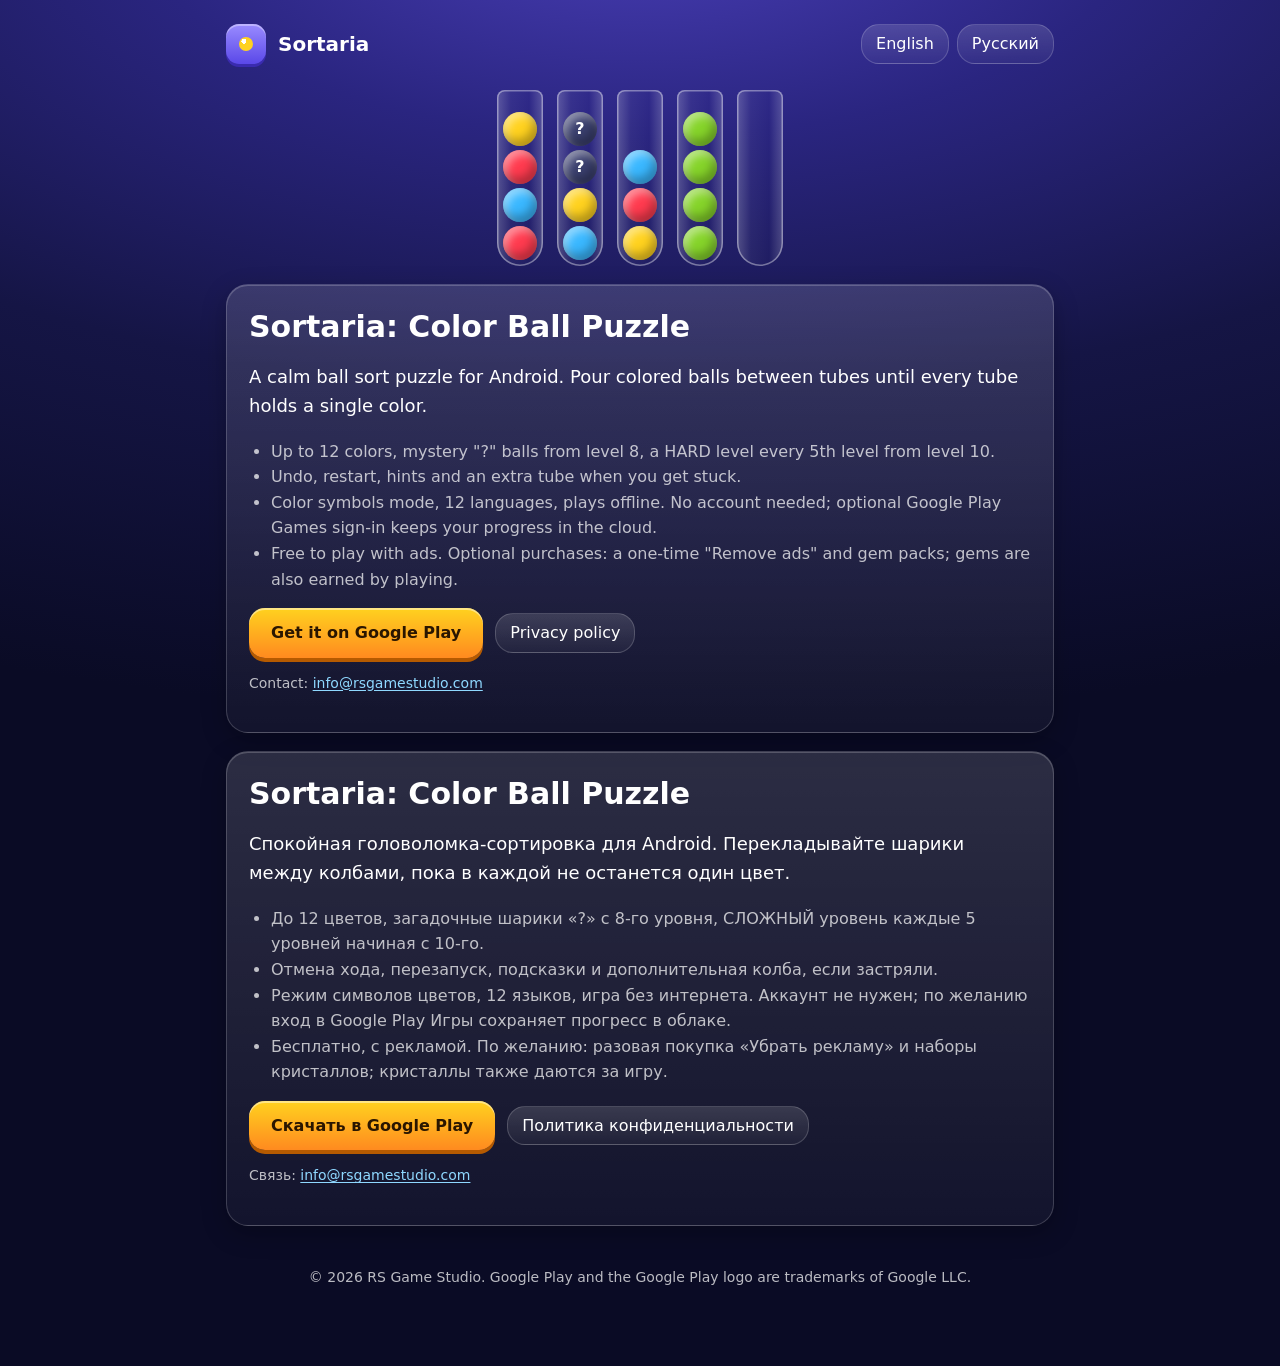
<file: index.html>
<!doctype html>
<html lang="en">
<head>
<meta charset="utf-8">
<meta name="viewport" content="width=device-width, initial-scale=1">
<title>Sortaria: Color Ball Puzzle for Android</title>
<meta name="description" content="Sortaria: pour colored balls between tubes until every tube holds a single color. Offline ball sort puzzle for Android.">
<meta name="theme-color" content="#0a0b25">
<meta name="referrer" content="no-referrer">
<link rel="stylesheet" href="style.css">
</head>
<body>
<div class="wrap">
  <header class="top">
    <a class="brand" href="./"><span class="logo"><i></i></span>Sortaria</a>
    <nav class="lang" aria-label="Language">
      <a href="#en" lang="en">English</a>
      <a href="#ru" lang="ru">Русский</a>
    </nav>
  </header>

  <div class="tubes" aria-hidden="true">
    <div class="tube"><span class="ball c0"></span><span class="ball c2"></span><span class="ball c0"></span><span class="ball c1"></span></div>
    <div class="tube"><span class="ball c2"></span><span class="ball c1"></span><span class="ball q">?</span><span class="ball q">?</span></div>
    <div class="tube"><span class="ball c1"></span><span class="ball c0"></span><span class="ball c2"></span></div>
    <div class="tube"><span class="ball c3"></span><span class="ball c3"></span><span class="ball c3"></span><span class="ball c3"></span></div>
    <div class="tube"></div>
  </div>

  <section class="card" id="en" lang="en">
    <h1>Sortaria: Color Ball Puzzle</h1>
    <p class="lead">A calm ball sort puzzle for Android. Pour colored balls between tubes until every tube holds a single color.</p>
    <ul>
      <li>Up to 12 colors, mystery "?" balls from level 8, a HARD level every 5th level from level 10.</li>
      <li>Undo, restart, hints and an extra tube when you get stuck.</li>
      <li>Color symbols mode, 12 languages, plays offline. No account needed; optional Google Play Games sign-in keeps your progress in the cloud.</li>
      <li>Free to play with ads. Optional purchases: a one-time "Remove ads" and gem packs; gems are also earned by playing.</li>
    </ul>
    <div class="actions">
      <a class="btn" href="https://play.google.com/store/apps/details?id=com.gemashak.colorsort">Get it on Google Play</a>
      <a class="pill" href="privacy.html#en">Privacy policy</a>
    </div>
    <p class="meta">Contact: <a href="mailto:info@rsgamestudio.com">info@rsgamestudio.com</a></p>
  </section>

  <section class="card" id="ru" lang="ru">
    <h1>Sortaria: Color Ball Puzzle</h1>
    <p class="lead">Спокойная головоломка-сортировка для Android. Перекладывайте шарики между колбами, пока в каждой не останется один цвет.</p>
    <ul>
      <li>До 12 цветов, загадочные шарики «?» с 8-го уровня, СЛОЖНЫЙ уровень каждые 5 уровней начиная с 10-го.</li>
      <li>Отмена хода, перезапуск, подсказки и дополнительная колба, если застряли.</li>
      <li>Режим символов цветов, 12 языков, игра без интернета. Аккаунт не нужен; по желанию вход в Google Play Игры сохраняет прогресс в облаке.</li>
      <li>Бесплатно, с рекламой. По желанию: разовая покупка «Убрать рекламу» и наборы кристаллов; кристаллы также даются за игру.</li>
    </ul>
    <div class="actions">
      <a class="btn" href="https://play.google.com/store/apps/details?id=com.gemashak.colorsort">Скачать в Google Play</a>
      <a class="pill" href="privacy.html#ru">Политика конфиденциальности</a>
    </div>
    <p class="meta">Связь: <a href="mailto:info@rsgamestudio.com">info@rsgamestudio.com</a></p>
  </section>

  <footer>
    <p>&copy; 2026 RS Game Studio. Google Play and the Google Play logo are trademarks of Google LLC.</p>
  </footer>
</div>
</body>
</html>
</file>
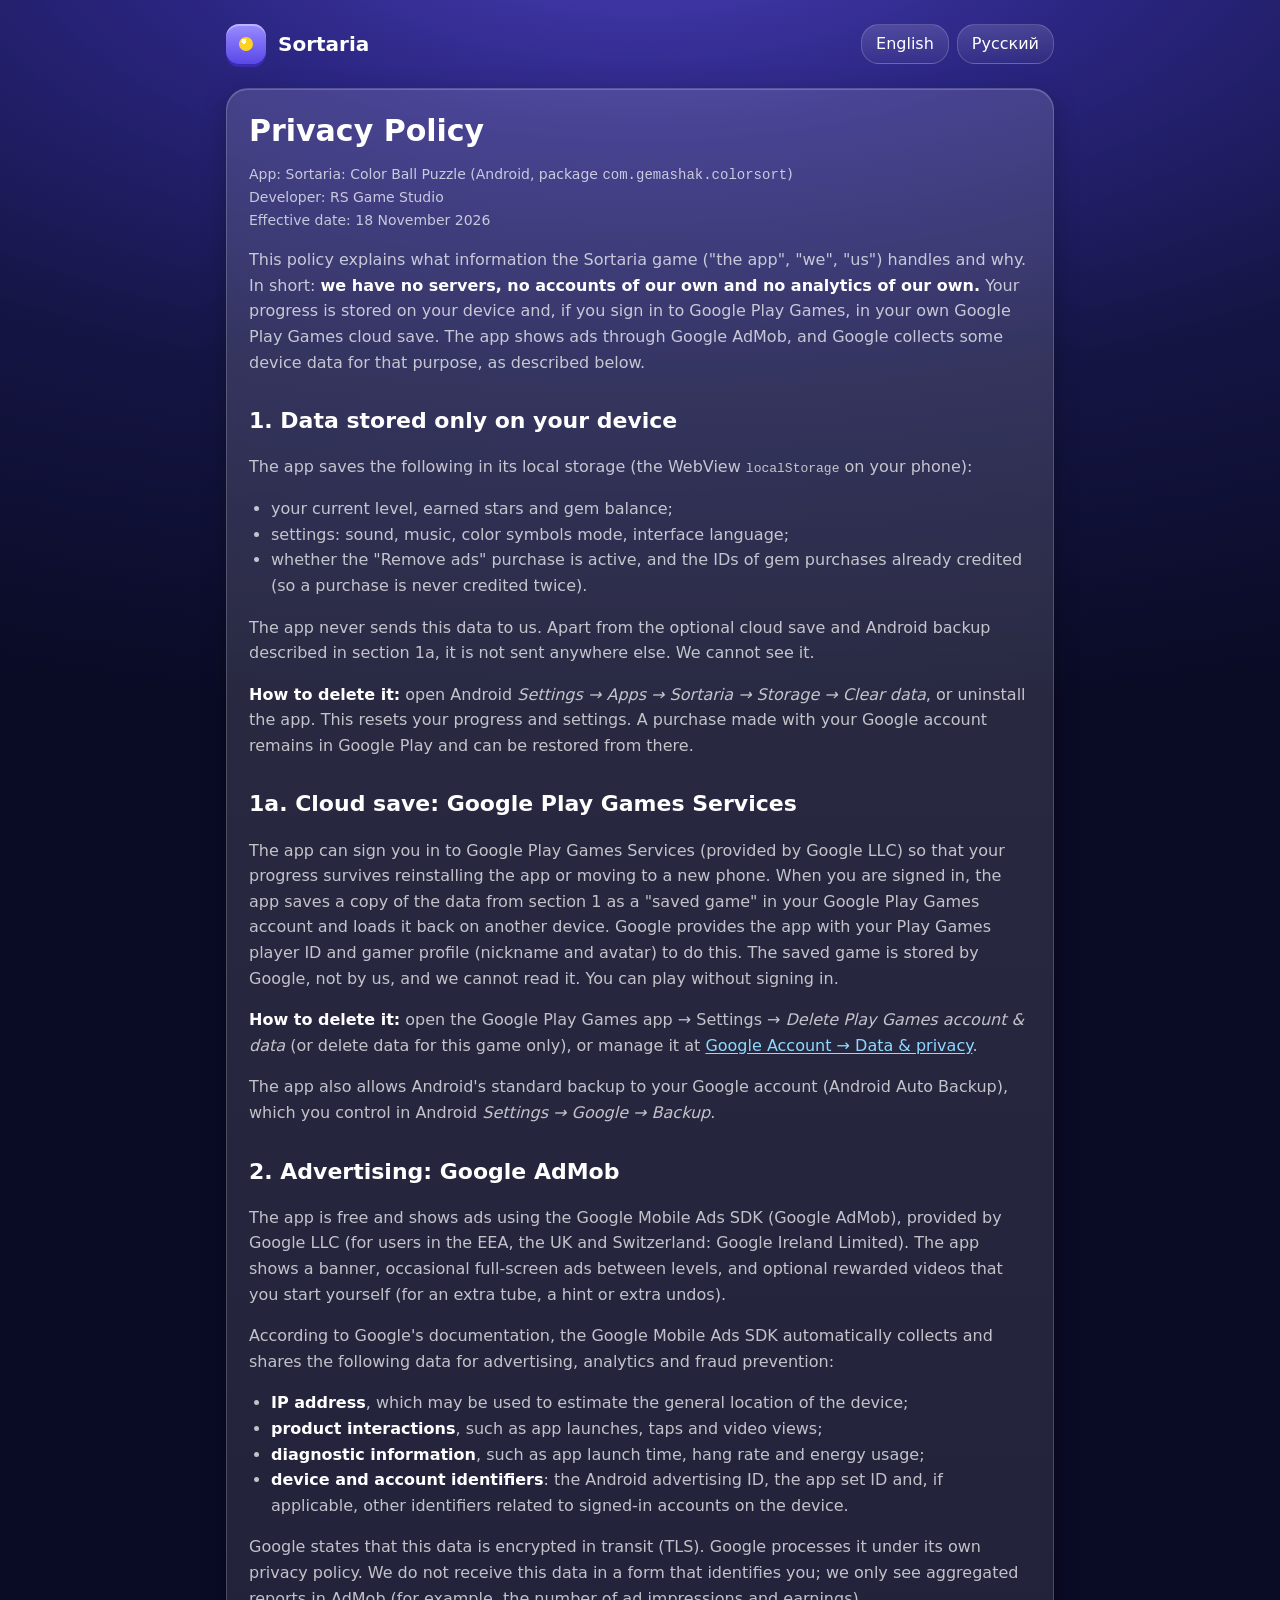
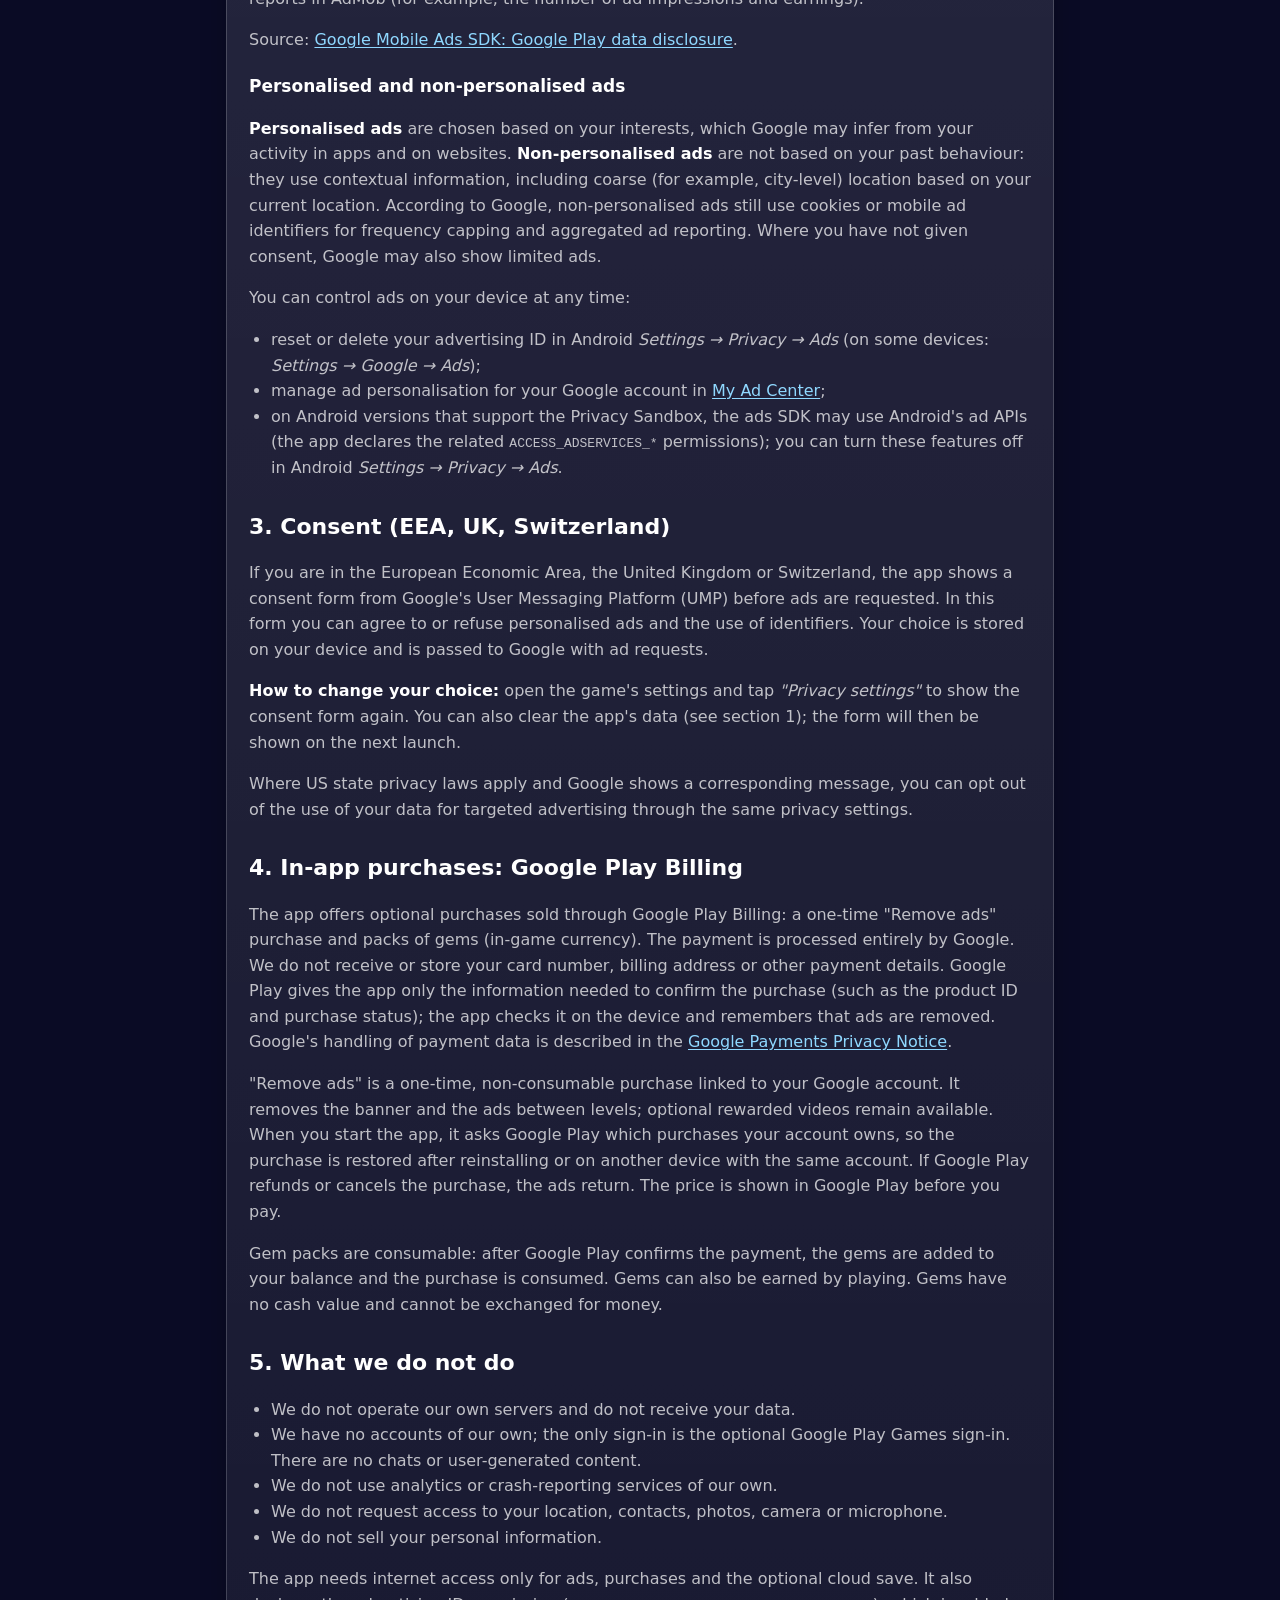
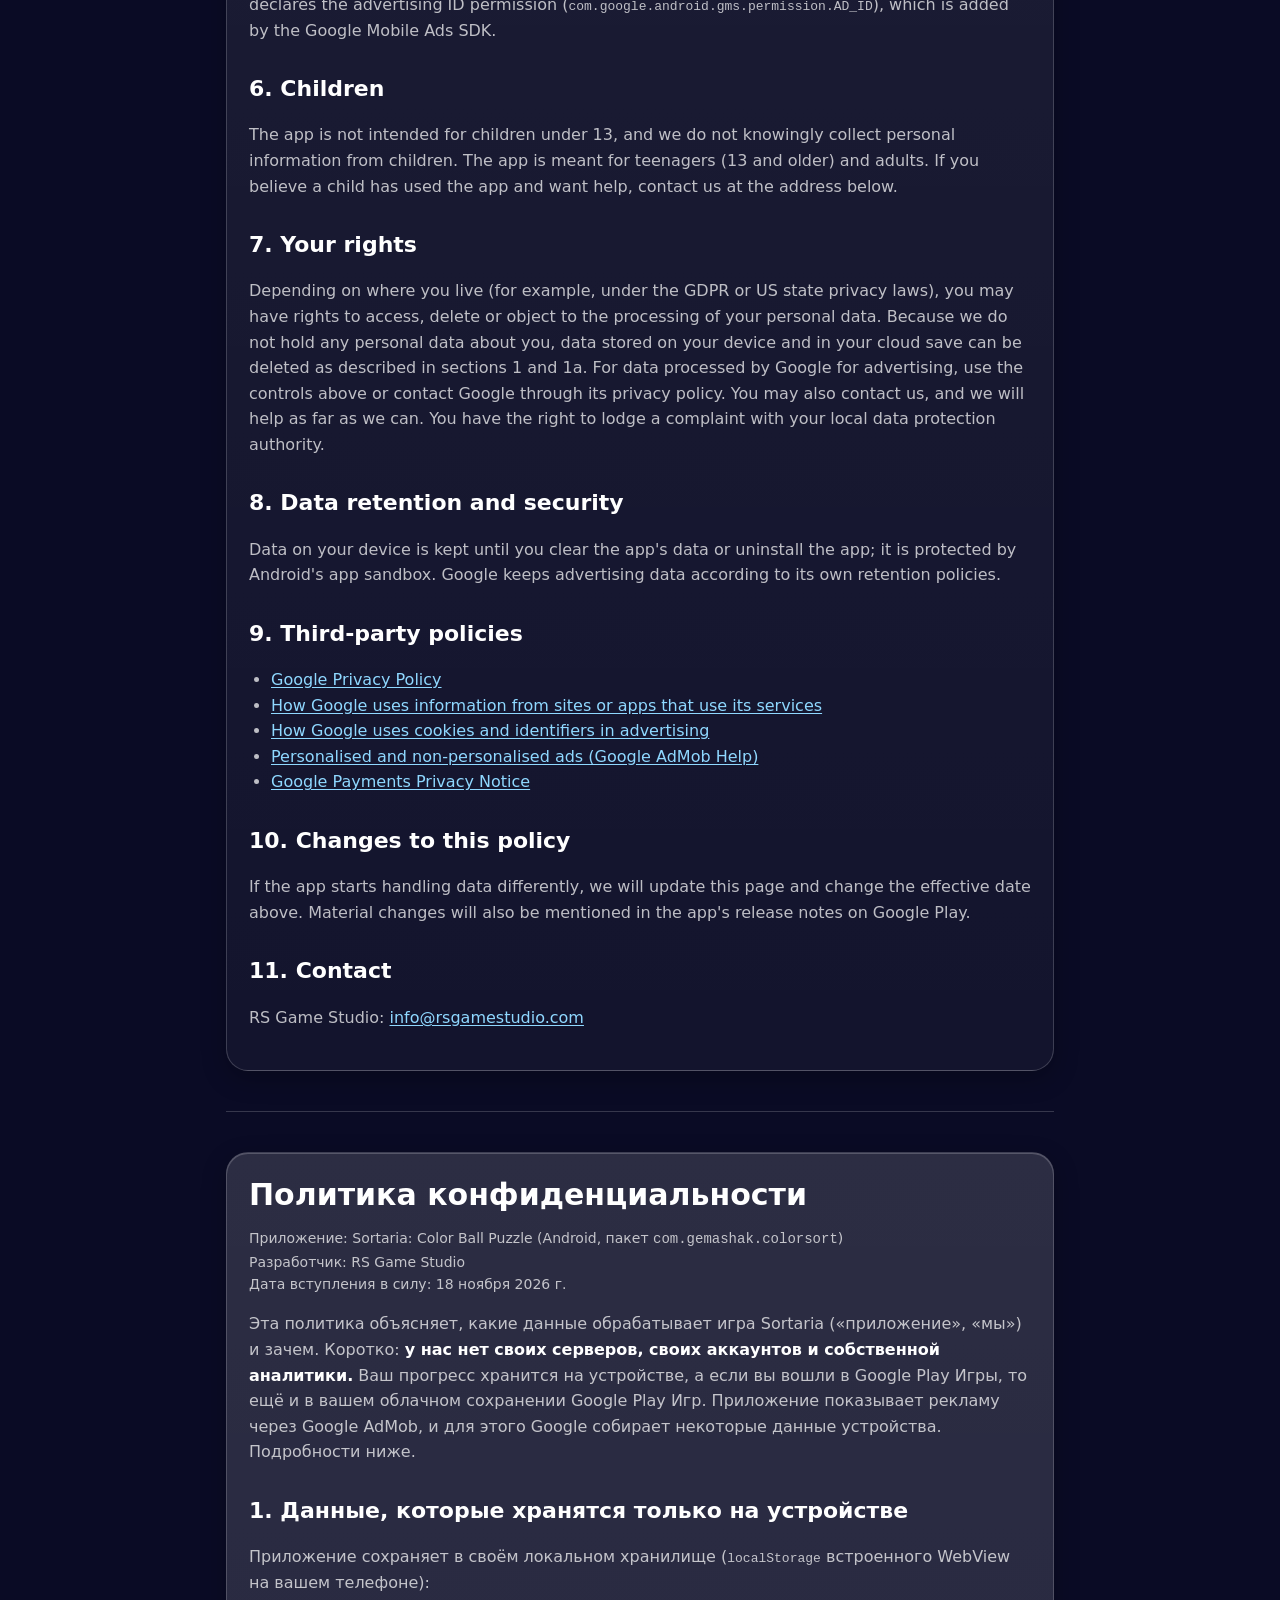
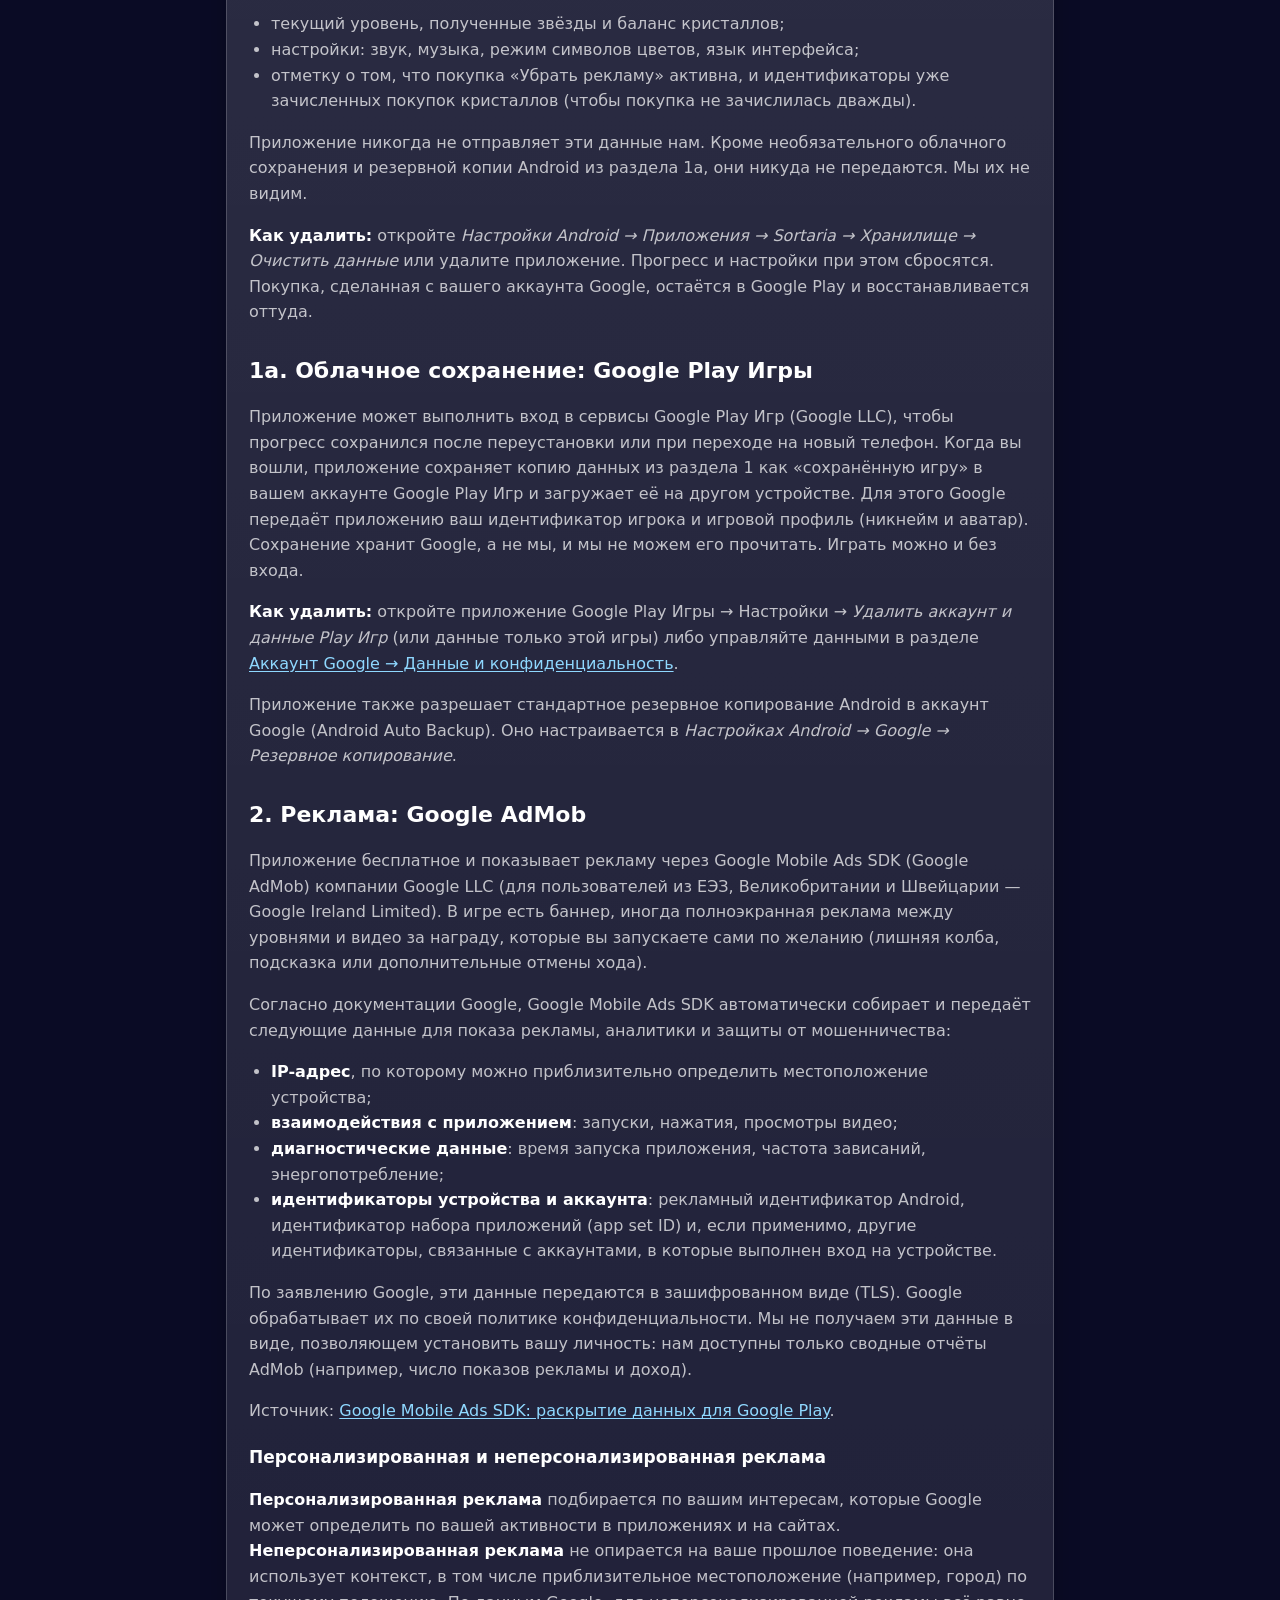
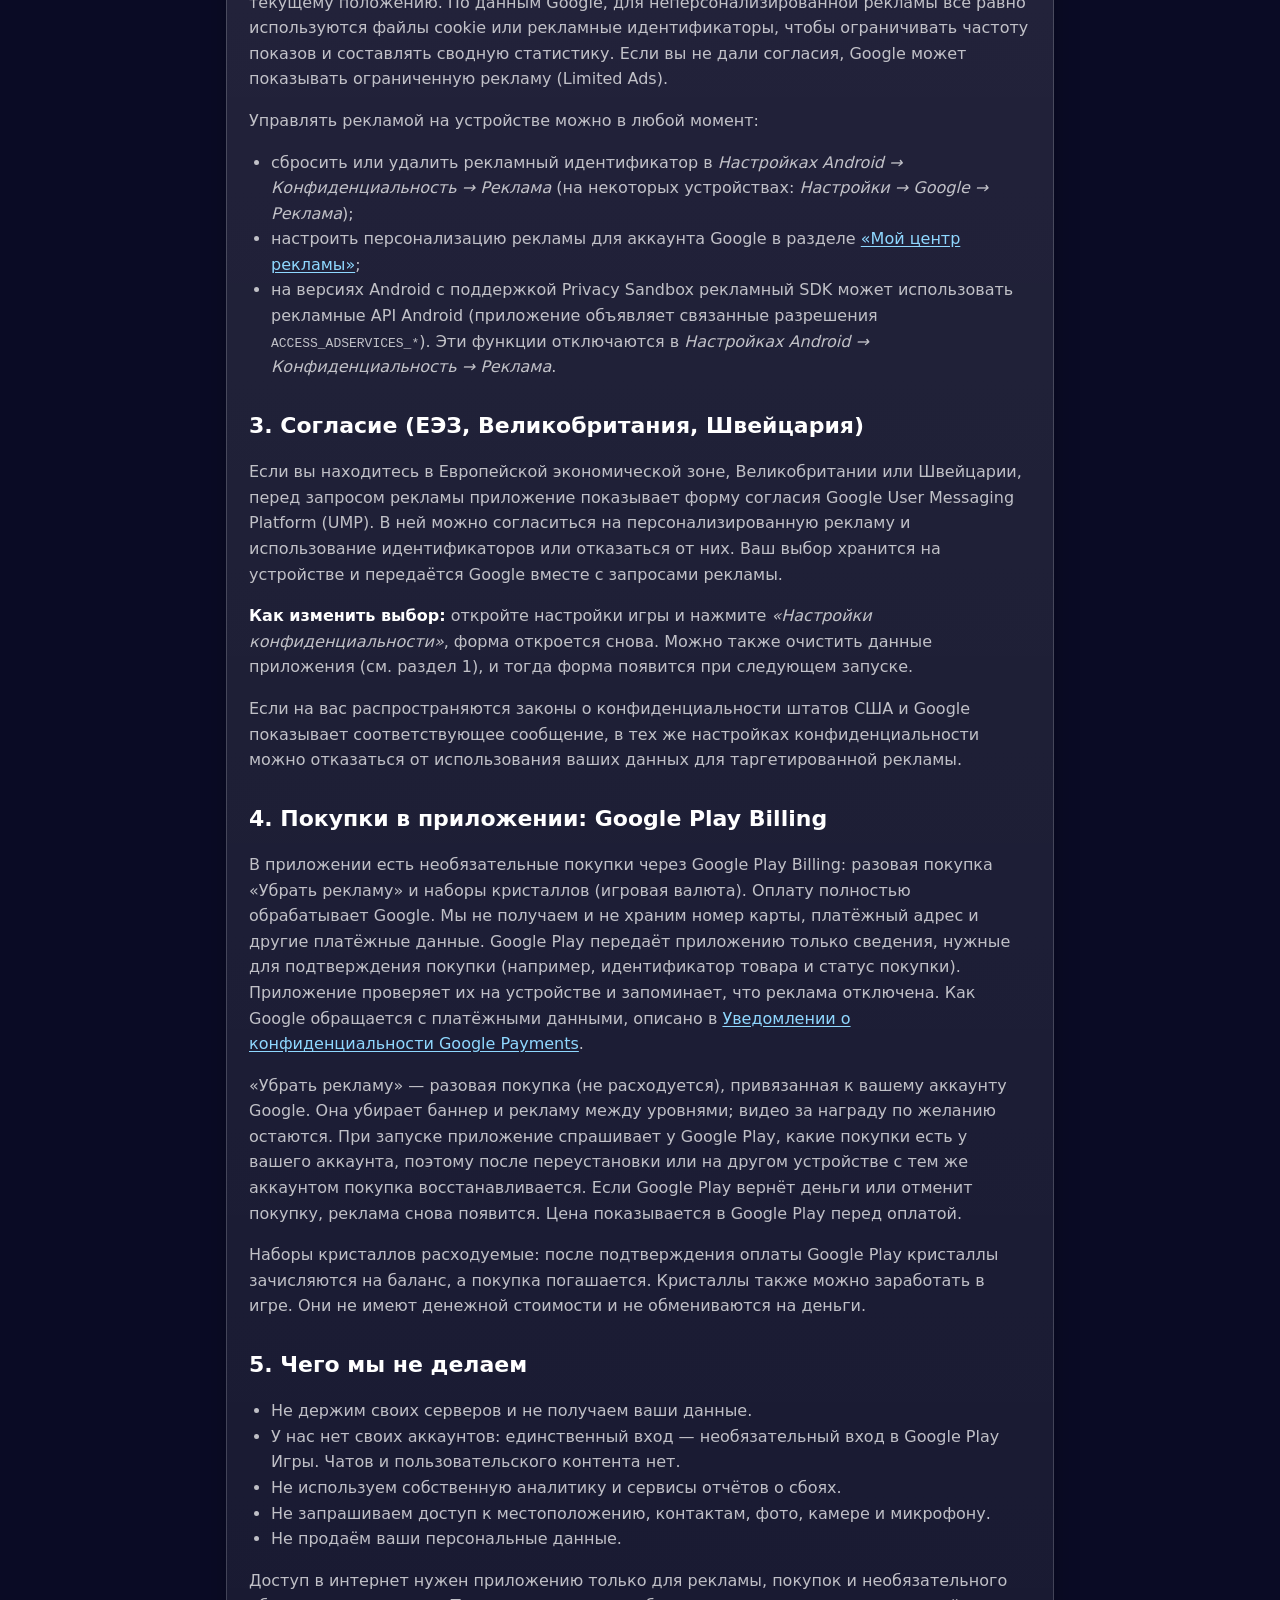
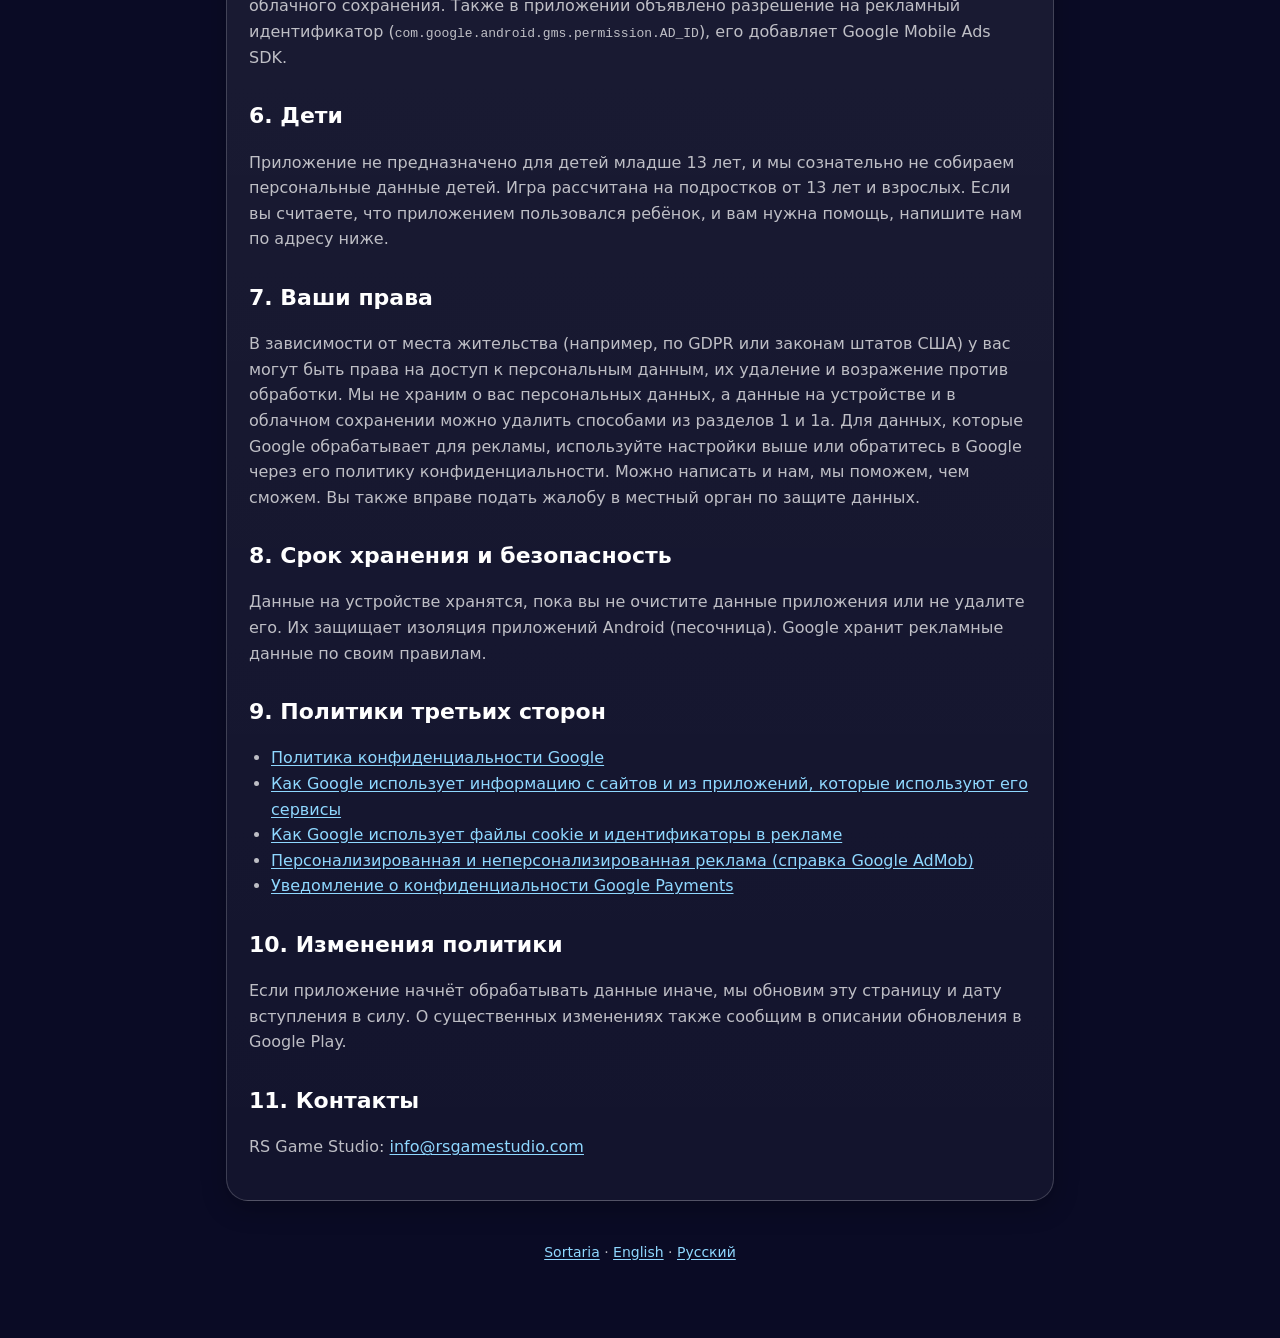
<file: privacy.html>
<!doctype html>
<html lang="en">
<head>
<meta charset="utf-8">
<meta name="viewport" content="width=device-width, initial-scale=1">
<title>Sortaria — Privacy Policy / Политика конфиденциальности</title>
<meta name="description" content="Privacy policy of the Sortaria Android game: data on the device, Google Play Games cloud save, Google AdMob, consent, purchases.">
<meta name="theme-color" content="#0a0b25">
<meta name="referrer" content="no-referrer">
<link rel="stylesheet" href="style.css">
</head>
<body>
<div class="wrap">
  <header class="top">
    <a class="brand" href="./"><span class="logo"><i></i></span>Sortaria</a>
    <nav class="lang" aria-label="Language">
      <a href="#en" lang="en">English</a>
      <a href="#ru" lang="ru">Русский</a>
    </nav>
  </header>

<!-- ============================== ENGLISH ============================== -->
<article class="card" id="en" lang="en">
  <h1>Privacy Policy</h1>
  <p class="meta">App: Sortaria: Color Ball Puzzle (Android, package <code>com.gemashak.colorsort</code>)<br>
  Developer: RS Game Studio<br>
  Effective date: 18 November 2026</p>

  <p>This policy explains what information the Sortaria game ("the app", "we", "us") handles and why. In short: <strong>we have no servers, no accounts of our own and no analytics of our own.</strong> Your progress is stored on your device and, if you sign in to Google Play Games, in your own Google Play Games cloud save. The app shows ads through Google AdMob, and Google collects some device data for that purpose, as described below.</p>

  <h2>1. Data stored only on your device</h2>
  <p>The app saves the following in its local storage (the WebView <code>localStorage</code> on your phone):</p>
  <ul>
    <li>your current level, earned stars and gem balance;</li>
    <li>settings: sound, music, color symbols mode, interface language;</li>
    <li>whether the "Remove ads" purchase is active, and the IDs of gem purchases already credited (so a purchase is never credited twice).</li>
  </ul>
  <p>The app never sends this data to us. Apart from the optional cloud save and Android backup described in section 1a, it is not sent anywhere else. We cannot see it.</p>
  <p><strong>How to delete it:</strong> open Android <em>Settings → Apps → Sortaria → Storage → Clear data</em>, or uninstall the app. This resets your progress and settings. A purchase made with your Google account remains in Google Play and can be restored from there.</p>

  <h2>1a. Cloud save: Google Play Games Services</h2>
  <p>The app can sign you in to Google Play Games Services (provided by Google LLC) so that your progress survives reinstalling the app or moving to a new phone. When you are signed in, the app saves a copy of the data from section 1 as a "saved game" in your Google Play Games account and loads it back on another device. Google provides the app with your Play Games player ID and gamer profile (nickname and avatar) to do this. The saved game is stored by Google, not by us, and we cannot read it. You can play without signing in.</p>
  <p><strong>How to delete it:</strong> open the Google Play Games app → Settings → <em>Delete Play Games account &amp; data</em> (or delete data for this game only), or manage it at <a href="https://myaccount.google.com/data-and-privacy">Google Account → Data &amp; privacy</a>.</p>
  <p>The app also allows Android's standard backup to your Google account (Android Auto Backup), which you control in Android <em>Settings → Google → Backup</em>.</p>

  <h2>2. Advertising: Google AdMob</h2>
  <p>The app is free and shows ads using the Google Mobile Ads SDK (Google AdMob), provided by Google LLC (for users in the EEA, the UK and Switzerland: Google Ireland Limited). The app shows a banner, occasional full-screen ads between levels, and optional rewarded videos that you start yourself (for an extra tube, a hint or extra undos).</p>
  <p>According to Google's documentation, the Google Mobile Ads SDK automatically collects and shares the following data for advertising, analytics and fraud prevention:</p>
  <ul>
    <li><strong>IP address</strong>, which may be used to estimate the general location of the device;</li>
    <li><strong>product interactions</strong>, such as app launches, taps and video views;</li>
    <li><strong>diagnostic information</strong>, such as app launch time, hang rate and energy usage;</li>
    <li><strong>device and account identifiers</strong>: the Android advertising ID, the app set ID and, if applicable, other identifiers related to signed-in accounts on the device.</li>
  </ul>
  <p>Google states that this data is encrypted in transit (TLS). Google processes it under its own privacy policy. We do not receive this data in a form that identifies you; we only see aggregated reports in AdMob (for example, the number of ad impressions and earnings).</p>
  <p>Source: <a href="https://developers.google.com/admob/android/privacy/play-data-disclosure">Google Mobile Ads SDK: Google Play data disclosure</a>.</p>

  <h3>Personalised and non-personalised ads</h3>
  <p><strong>Personalised ads</strong> are chosen based on your interests, which Google may infer from your activity in apps and on websites. <strong>Non-personalised ads</strong> are not based on your past behaviour: they use contextual information, including coarse (for example, city-level) location based on your current location. According to Google, non-personalised ads still use cookies or mobile ad identifiers for frequency capping and aggregated ad reporting. Where you have not given consent, Google may also show limited ads.</p>
  <p>You can control ads on your device at any time:</p>
  <ul>
    <li>reset or delete your advertising ID in Android <em>Settings → Privacy → Ads</em> (on some devices: <em>Settings → Google → Ads</em>);</li>
    <li>manage ad personalisation for your Google account in <a href="https://myadcenter.google.com/">My Ad Center</a>;</li>
    <li>on Android versions that support the Privacy Sandbox, the ads SDK may use Android's ad APIs (the app declares the related <code>ACCESS_ADSERVICES_*</code> permissions); you can turn these features off in Android <em>Settings → Privacy → Ads</em>.</li>
  </ul>

  <h2>3. Consent (EEA, UK, Switzerland)</h2>
  <p>If you are in the European Economic Area, the United Kingdom or Switzerland, the app shows a consent form from Google's User Messaging Platform (UMP) before ads are requested. In this form you can agree to or refuse personalised ads and the use of identifiers. Your choice is stored on your device and is passed to Google with ad requests.</p>
  <p><strong>How to change your choice:</strong> open the game's settings and tap <em>"Privacy settings"</em> to show the consent form again. You can also clear the app's data (see section 1); the form will then be shown on the next launch.</p>
  <p>Where US state privacy laws apply and Google shows a corresponding message, you can opt out of the use of your data for targeted advertising through the same privacy settings.</p>

  <h2>4. In-app purchases: Google Play Billing</h2>
  <p>The app offers optional purchases sold through Google Play Billing: a one-time "Remove ads" purchase and packs of gems (in-game currency). The payment is processed entirely by Google. We do not receive or store your card number, billing address or other payment details. Google Play gives the app only the information needed to confirm the purchase (such as the product ID and purchase status); the app checks it on the device and remembers that ads are removed. Google's handling of payment data is described in the <a href="https://payments.google.com/payments/apis-secure/get_legal_document?ldo=0&amp;ldt=privacynotice">Google Payments Privacy Notice</a>.</p>
  <p>"Remove ads" is a one-time, non-consumable purchase linked to your Google account. It removes the banner and the ads between levels; optional rewarded videos remain available. When you start the app, it asks Google Play which purchases your account owns, so the purchase is restored after reinstalling or on another device with the same account. If Google Play refunds or cancels the purchase, the ads return. The price is shown in Google Play before you pay.</p>
  <p>Gem packs are consumable: after Google Play confirms the payment, the gems are added to your balance and the purchase is consumed. Gems can also be earned by playing. Gems have no cash value and cannot be exchanged for money.</p>

  <h2>5. What we do not do</h2>
  <ul>
    <li>We do not operate our own servers and do not receive your data.</li>
    <li>We have no accounts of our own; the only sign-in is the optional Google Play Games sign-in. There are no chats or user-generated content.</li>
    <li>We do not use analytics or crash-reporting services of our own.</li>
    <li>We do not request access to your location, contacts, photos, camera or microphone.</li>
    <li>We do not sell your personal information.</li>
  </ul>
  <p>The app needs internet access only for ads, purchases and the optional cloud save. It also declares the advertising ID permission (<code>com.google.android.gms.permission.AD_ID</code>), which is added by the Google Mobile Ads SDK.</p>

  <h2>6. Children</h2>
  <p>The app is not intended for children under 13, and we do not knowingly collect personal information from children. The app is meant for teenagers (13 and older) and adults. If you believe a child has used the app and want help, contact us at the address below.</p>

  <h2>7. Your rights</h2>
  <p>Depending on where you live (for example, under the GDPR or US state privacy laws), you may have rights to access, delete or object to the processing of your personal data. Because we do not hold any personal data about you, data stored on your device and in your cloud save can be deleted as described in sections 1 and 1a. For data processed by Google for advertising, use the controls above or contact Google through its privacy policy. You may also contact us, and we will help as far as we can. You have the right to lodge a complaint with your local data protection authority.</p>

  <h2>8. Data retention and security</h2>
  <p>Data on your device is kept until you clear the app's data or uninstall the app; it is protected by Android's app sandbox. Google keeps advertising data according to its own retention policies.</p>

  <h2>9. Third-party policies</h2>
  <ul>
    <li><a href="https://policies.google.com/privacy">Google Privacy Policy</a></li>
    <li><a href="https://policies.google.com/technologies/partner-sites">How Google uses information from sites or apps that use its services</a></li>
    <li><a href="https://policies.google.com/technologies/ads">How Google uses cookies and identifiers in advertising</a></li>
    <li><a href="https://support.google.com/admob/answer/7676680">Personalised and non-personalised ads (Google AdMob Help)</a></li>
    <li><a href="https://payments.google.com/payments/apis-secure/get_legal_document?ldo=0&amp;ldt=privacynotice">Google Payments Privacy Notice</a></li>
  </ul>

  <h2>10. Changes to this policy</h2>
  <p>If the app starts handling data differently, we will update this page and change the effective date above. Material changes will also be mentioned in the app's release notes on Google Play.</p>

  <h2>11. Contact</h2>
  <p>RS Game Studio: <a href="mailto:info@rsgamestudio.com">info@rsgamestudio.com</a></p>
</article>

<hr>

<!-- ============================== РУССКИЙ ============================== -->
<article class="card" id="ru" lang="ru">
  <h1>Политика конфиденциальности</h1>
  <p class="meta">Приложение: Sortaria: Color Ball Puzzle (Android, пакет <code>com.gemashak.colorsort</code>)<br>
  Разработчик: RS Game Studio<br>
  Дата вступления в силу: 18 ноября 2026 г.</p>

  <p>Эта политика объясняет, какие данные обрабатывает игра Sortaria («приложение», «мы») и зачем. Коротко: <strong>у нас нет своих серверов, своих аккаунтов и собственной аналитики.</strong> Ваш прогресс хранится на устройстве, а если вы вошли в Google Play Игры, то ещё и в вашем облачном сохранении Google Play Игр. Приложение показывает рекламу через Google AdMob, и для этого Google собирает некоторые данные устройства. Подробности ниже.</p>

  <h2>1. Данные, которые хранятся только на устройстве</h2>
  <p>Приложение сохраняет в своём локальном хранилище (<code>localStorage</code> встроенного WebView на вашем телефоне):</p>
  <ul>
    <li>текущий уровень, полученные звёзды и баланс кристаллов;</li>
    <li>настройки: звук, музыка, режим символов цветов, язык интерфейса;</li>
    <li>отметку о том, что покупка «Убрать рекламу» активна, и идентификаторы уже зачисленных покупок кристаллов (чтобы покупка не зачислилась дважды).</li>
  </ul>
  <p>Приложение никогда не отправляет эти данные нам. Кроме необязательного облачного сохранения и резервной копии Android из раздела 1а, они никуда не передаются. Мы их не видим.</p>
  <p><strong>Как удалить:</strong> откройте <em>Настройки Android → Приложения → Sortaria → Хранилище → Очистить данные</em> или удалите приложение. Прогресс и настройки при этом сбросятся. Покупка, сделанная с вашего аккаунта Google, остаётся в Google Play и восстанавливается оттуда.</p>

  <h2>1а. Облачное сохранение: Google Play Игры</h2>
  <p>Приложение может выполнить вход в сервисы Google Play Игр (Google LLC), чтобы прогресс сохранился после переустановки или при переходе на новый телефон. Когда вы вошли, приложение сохраняет копию данных из раздела 1 как «сохранённую игру» в вашем аккаунте Google Play Игр и загружает её на другом устройстве. Для этого Google передаёт приложению ваш идентификатор игрока и игровой профиль (никнейм и аватар). Сохранение хранит Google, а не мы, и мы не можем его прочитать. Играть можно и без входа.</p>
  <p><strong>Как удалить:</strong> откройте приложение Google Play Игры → Настройки → <em>Удалить аккаунт и данные Play Игр</em> (или данные только этой игры) либо управляйте данными в разделе <a href="https://myaccount.google.com/data-and-privacy">Аккаунт Google → Данные и конфиденциальность</a>.</p>
  <p>Приложение также разрешает стандартное резервное копирование Android в аккаунт Google (Android Auto Backup). Оно настраивается в <em>Настройках Android → Google → Резервное копирование</em>.</p>

  <h2>2. Реклама: Google AdMob</h2>
  <p>Приложение бесплатное и показывает рекламу через Google Mobile Ads SDK (Google AdMob) компании Google LLC (для пользователей из ЕЭЗ, Великобритании и Швейцарии — Google Ireland Limited). В игре есть баннер, иногда полноэкранная реклама между уровнями и видео за награду, которые вы запускаете сами по желанию (лишняя колба, подсказка или дополнительные отмены хода).</p>
  <p>Согласно документации Google, Google Mobile Ads SDK автоматически собирает и передаёт следующие данные для показа рекламы, аналитики и защиты от мошенничества:</p>
  <ul>
    <li><strong>IP-адрес</strong>, по которому можно приблизительно определить местоположение устройства;</li>
    <li><strong>взаимодействия с приложением</strong>: запуски, нажатия, просмотры видео;</li>
    <li><strong>диагностические данные</strong>: время запуска приложения, частота зависаний, энергопотребление;</li>
    <li><strong>идентификаторы устройства и аккаунта</strong>: рекламный идентификатор Android, идентификатор набора приложений (app set ID) и, если применимо, другие идентификаторы, связанные с аккаунтами, в которые выполнен вход на устройстве.</li>
  </ul>
  <p>По заявлению Google, эти данные передаются в зашифрованном виде (TLS). Google обрабатывает их по своей политике конфиденциальности. Мы не получаем эти данные в виде, позволяющем установить вашу личность: нам доступны только сводные отчёты AdMob (например, число показов рекламы и доход).</p>
  <p>Источник: <a href="https://developers.google.com/admob/android/privacy/play-data-disclosure">Google Mobile Ads SDK: раскрытие данных для Google Play</a>.</p>

  <h3>Персонализированная и неперсонализированная реклама</h3>
  <p><strong>Персонализированная реклама</strong> подбирается по вашим интересам, которые Google может определить по вашей активности в приложениях и на сайтах. <strong>Неперсонализированная реклама</strong> не опирается на ваше прошлое поведение: она использует контекст, в том числе приблизительное местоположение (например, город) по текущему положению. По данным Google, для неперсонализированной рекламы всё равно используются файлы cookie или рекламные идентификаторы, чтобы ограничивать частоту показов и составлять сводную статистику. Если вы не дали согласия, Google может показывать ограниченную рекламу (Limited Ads).</p>
  <p>Управлять рекламой на устройстве можно в любой момент:</p>
  <ul>
    <li>сбросить или удалить рекламный идентификатор в <em>Настройках Android → Конфиденциальность → Реклама</em> (на некоторых устройствах: <em>Настройки → Google → Реклама</em>);</li>
    <li>настроить персонализацию рекламы для аккаунта Google в разделе <a href="https://myadcenter.google.com/">«Мой центр рекламы»</a>;</li>
    <li>на версиях Android с поддержкой Privacy Sandbox рекламный SDK может использовать рекламные API Android (приложение объявляет связанные разрешения <code>ACCESS_ADSERVICES_*</code>). Эти функции отключаются в <em>Настройках Android → Конфиденциальность → Реклама</em>.</li>
  </ul>

  <h2>3. Согласие (ЕЭЗ, Великобритания, Швейцария)</h2>
  <p>Если вы находитесь в Европейской экономической зоне, Великобритании или Швейцарии, перед запросом рекламы приложение показывает форму согласия Google User Messaging Platform (UMP). В ней можно согласиться на персонализированную рекламу и использование идентификаторов или отказаться от них. Ваш выбор хранится на устройстве и передаётся Google вместе с запросами рекламы.</p>
  <p><strong>Как изменить выбор:</strong> откройте настройки игры и нажмите <em>«Настройки конфиденциальности»</em>, форма откроется снова. Можно также очистить данные приложения (см. раздел 1), и тогда форма появится при следующем запуске.</p>
  <p>Если на вас распространяются законы о конфиденциальности штатов США и Google показывает соответствующее сообщение, в тех же настройках конфиденциальности можно отказаться от использования ваших данных для таргетированной рекламы.</p>

  <h2>4. Покупки в приложении: Google Play Billing</h2>
  <p>В приложении есть необязательные покупки через Google Play Billing: разовая покупка «Убрать рекламу» и наборы кристаллов (игровая валюта). Оплату полностью обрабатывает Google. Мы не получаем и не храним номер карты, платёжный адрес и другие платёжные данные. Google Play передаёт приложению только сведения, нужные для подтверждения покупки (например, идентификатор товара и статус покупки). Приложение проверяет их на устройстве и запоминает, что реклама отключена. Как Google обращается с платёжными данными, описано в <a href="https://payments.google.com/payments/apis-secure/get_legal_document?ldo=0&amp;ldt=privacynotice">Уведомлении о конфиденциальности Google Payments</a>.</p>
  <p>«Убрать рекламу» — разовая покупка (не расходуется), привязанная к вашему аккаунту Google. Она убирает баннер и рекламу между уровнями; видео за награду по желанию остаются. При запуске приложение спрашивает у Google Play, какие покупки есть у вашего аккаунта, поэтому после переустановки или на другом устройстве с тем же аккаунтом покупка восстанавливается. Если Google Play вернёт деньги или отменит покупку, реклама снова появится. Цена показывается в Google Play перед оплатой.</p>
  <p>Наборы кристаллов расходуемые: после подтверждения оплаты Google Play кристаллы зачисляются на баланс, а покупка погашается. Кристаллы также можно заработать в игре. Они не имеют денежной стоимости и не обмениваются на деньги.</p>

  <h2>5. Чего мы не делаем</h2>
  <ul>
    <li>Не держим своих серверов и не получаем ваши данные.</li>
    <li>У нас нет своих аккаунтов: единственный вход — необязательный вход в Google Play Игры. Чатов и пользовательского контента нет.</li>
    <li>Не используем собственную аналитику и сервисы отчётов о сбоях.</li>
    <li>Не запрашиваем доступ к местоположению, контактам, фото, камере и микрофону.</li>
    <li>Не продаём ваши персональные данные.</li>
  </ul>
  <p>Доступ в интернет нужен приложению только для рекламы, покупок и необязательного облачного сохранения. Также в приложении объявлено разрешение на рекламный идентификатор (<code>com.google.android.gms.permission.AD_ID</code>), его добавляет Google Mobile Ads SDK.</p>

  <h2>6. Дети</h2>
  <p>Приложение не предназначено для детей младше 13 лет, и мы сознательно не собираем персональные данные детей. Игра рассчитана на подростков от 13 лет и взрослых. Если вы считаете, что приложением пользовался ребёнок, и вам нужна помощь, напишите нам по адресу ниже.</p>

  <h2>7. Ваши права</h2>
  <p>В зависимости от места жительства (например, по GDPR или законам штатов США) у вас могут быть права на доступ к персональным данным, их удаление и возражение против обработки. Мы не храним о вас персональных данных, а данные на устройстве и в облачном сохранении можно удалить способами из разделов 1 и 1а. Для данных, которые Google обрабатывает для рекламы, используйте настройки выше или обратитесь в Google через его политику конфиденциальности. Можно написать и нам, мы поможем, чем сможем. Вы также вправе подать жалобу в местный орган по защите данных.</p>

  <h2>8. Срок хранения и безопасность</h2>
  <p>Данные на устройстве хранятся, пока вы не очистите данные приложения или не удалите его. Их защищает изоляция приложений Android (песочница). Google хранит рекламные данные по своим правилам.</p>

  <h2>9. Политики третьих сторон</h2>
  <ul>
    <li><a href="https://policies.google.com/privacy?hl=ru">Политика конфиденциальности Google</a></li>
    <li><a href="https://policies.google.com/technologies/partner-sites?hl=ru">Как Google использует информацию с сайтов и из приложений, которые используют его сервисы</a></li>
    <li><a href="https://policies.google.com/technologies/ads?hl=ru">Как Google использует файлы cookie и идентификаторы в рекламе</a></li>
    <li><a href="https://support.google.com/admob/answer/7676680?hl=ru">Персонализированная и неперсонализированная реклама (справка Google AdMob)</a></li>
    <li><a href="https://payments.google.com/payments/apis-secure/get_legal_document?ldo=0&amp;ldt=privacynotice&amp;ldl=ru">Уведомление о конфиденциальности Google Payments</a></li>
  </ul>

  <h2>10. Изменения политики</h2>
  <p>Если приложение начнёт обрабатывать данные иначе, мы обновим эту страницу и дату вступления в силу. О существенных изменениях также сообщим в описании обновления в Google Play.</p>

  <h2>11. Контакты</h2>
  <p>RS Game Studio: <a href="mailto:info@rsgamestudio.com">info@rsgamestudio.com</a></p>
</article>

  <footer>
    <p><a href="./">Sortaria</a> · <a href="#en">English</a> · <a href="#ru">Русский</a></p>
  </footer>
</div>
</body>
</html>
</file>
<file: style.css>
/* Sortaria site: same palette as the game (www/index.html). No external fonts or resources. */
:root {
  --bg: #0a0b25;
  --bg-2: #151545;
  --bg-3: #2a2580;
  --bg-4: #4a3fb8;
  --text: #ffffff;
  --muted: rgba(255, 255, 255, .72);
  --line: rgba(255, 255, 255, .18);
  --glass: linear-gradient(180deg, rgba(255, 255, 255, .14), rgba(255, 255, 255, .04));
  --accent: #9a8cff;
  --accent-2: #5a48e8;
  --link: #8fd8ff;
  --gold-1: #ffd21f;
  --gold-2: #ff8a1f;
}

* { box-sizing: border-box; }

html { background: var(--bg); }

body {
  margin: 0;
  min-height: 100vh;
  color: var(--text);
  font-family: system-ui, -apple-system, "Segoe UI", Roboto, "Noto Sans", "Helvetica Neue", Arial, sans-serif;
  line-height: 1.6;
  background: radial-gradient(140% 90% at 50% -10%, var(--bg-4) 0%, var(--bg-3) 28%, var(--bg-2) 60%, var(--bg) 100%) fixed;
}

a { color: var(--link); text-underline-offset: 2px; }
a:hover { color: #fff; }

.wrap { max-width: 860px; margin: 0 auto; padding: 24px 16px 64px; }

header.top {
  display: flex; flex-wrap: wrap; align-items: center; justify-content: space-between; gap: 12px;
  margin-bottom: 24px;
}
.brand { display: flex; align-items: center; gap: 12px; font-weight: 700; font-size: 20px; color: #fff; text-decoration: none; }
.logo {
  width: 40px; height: 40px; border-radius: 13px; display: grid; place-items: center;
  background: linear-gradient(180deg, var(--accent), var(--accent-2));
  box-shadow: inset 0 2px 0 rgba(255, 255, 255, .35), 0 3px 0 #3a2bb0;
}
.logo i { width: 14px; height: 14px; border-radius: 50%; background: radial-gradient(circle at 35% 30%, #fff 0 18%, #ffd21f 19% 100%); display: block; }

nav.lang { display: flex; gap: 8px; flex-wrap: wrap; }
nav.lang a, .pill {
  display: inline-block; padding: 6px 14px; border-radius: 18px; text-decoration: none; color: #fff;
  background: var(--glass); border: 1px solid var(--line);
}
nav.lang a[aria-current="true"] { background: linear-gradient(180deg, var(--accent), var(--accent-2)); }

.card {
  background: var(--glass); border: 1px solid var(--line); border-radius: 22px;
  padding: 24px 22px; margin: 18px 0;
  box-shadow: inset 0 1px 0 rgba(255, 255, 255, .2), 0 8px 24px rgba(0, 0, 0, .25);
}

h1 { font-size: 30px; line-height: 1.2; margin: 0 0 8px; }
h2 { font-size: 22px; margin: 28px 0 8px; }
h3 { font-size: 17px; margin: 20px 0 6px; }
p, li { color: var(--muted); }
strong { color: #fff; }
ul { padding-left: 22px; }
.meta { color: var(--muted); font-size: 14px; }
.lead { font-size: 18px; color: #fff; }

.btn {
  display: inline-block; padding: 12px 22px; border-radius: 16px; font-weight: 700; text-decoration: none; color: #2a1600;
  background: linear-gradient(180deg, var(--gold-1), var(--gold-2));
  box-shadow: inset 0 2px 0 rgba(255, 255, 255, .45), 0 4px 0 #b55a00;
}
.btn:hover { color: #000; }
.actions { display: flex; flex-wrap: wrap; gap: 12px; align-items: center; margin-top: 16px; }

/* Decorative tubes on the landing page (pure CSS). */
.tubes { display: flex; justify-content: center; align-items: flex-end; gap: 14px; margin: 26px 0 8px; }
.tube {
  width: 46px; padding: 8px 0 6px; border-radius: 8px 8px 24px 24px; display: flex; flex-direction: column-reverse; align-items: center; gap: 4px;
  background: linear-gradient(90deg, rgba(255, 255, 255, .22), rgba(255, 255, 255, .04) 30%, rgba(255, 255, 255, 0) 70%, rgba(255, 255, 255, .2));
  box-shadow: inset 0 0 0 1.5px rgba(255, 255, 255, .38);
  min-height: 176px;
}
.ball { width: 34px; height: 34px; border-radius: 50%; box-shadow: inset -4px -6px 10px rgba(0, 0, 0, .3), inset 4px 5px 8px rgba(255, 255, 255, .45); }
.ball.q { background: #3a3f6e; display: grid; place-items: center; font-weight: 700; color: #fff; }
.c0 { background: #ff3b4f; } .c1 { background: #ffd21f; } .c2 { background: #3ab8ff; }
.c3 { background: #86d42a; } .c4 { background: #8a4dff; } .c5 { background: #ff3fb4; }

table { width: 100%; border-collapse: collapse; margin: 12px 0; font-size: 15px; }
th, td { text-align: left; vertical-align: top; padding: 8px 10px; border-bottom: 1px solid var(--line); color: var(--muted); }
th { color: #fff; }
.table-scroll { overflow-x: auto; }

footer { margin-top: 40px; color: var(--muted); font-size: 14px; text-align: center; }
hr { border: 0; border-top: 1px solid var(--line); margin: 40px 0; }

@media (max-width: 520px) {
  h1 { font-size: 25px; }
  .card { padding: 18px 16px; }
  .tube { width: 38px; min-height: 150px; }
  .ball { width: 28px; height: 28px; }
}
</file>
